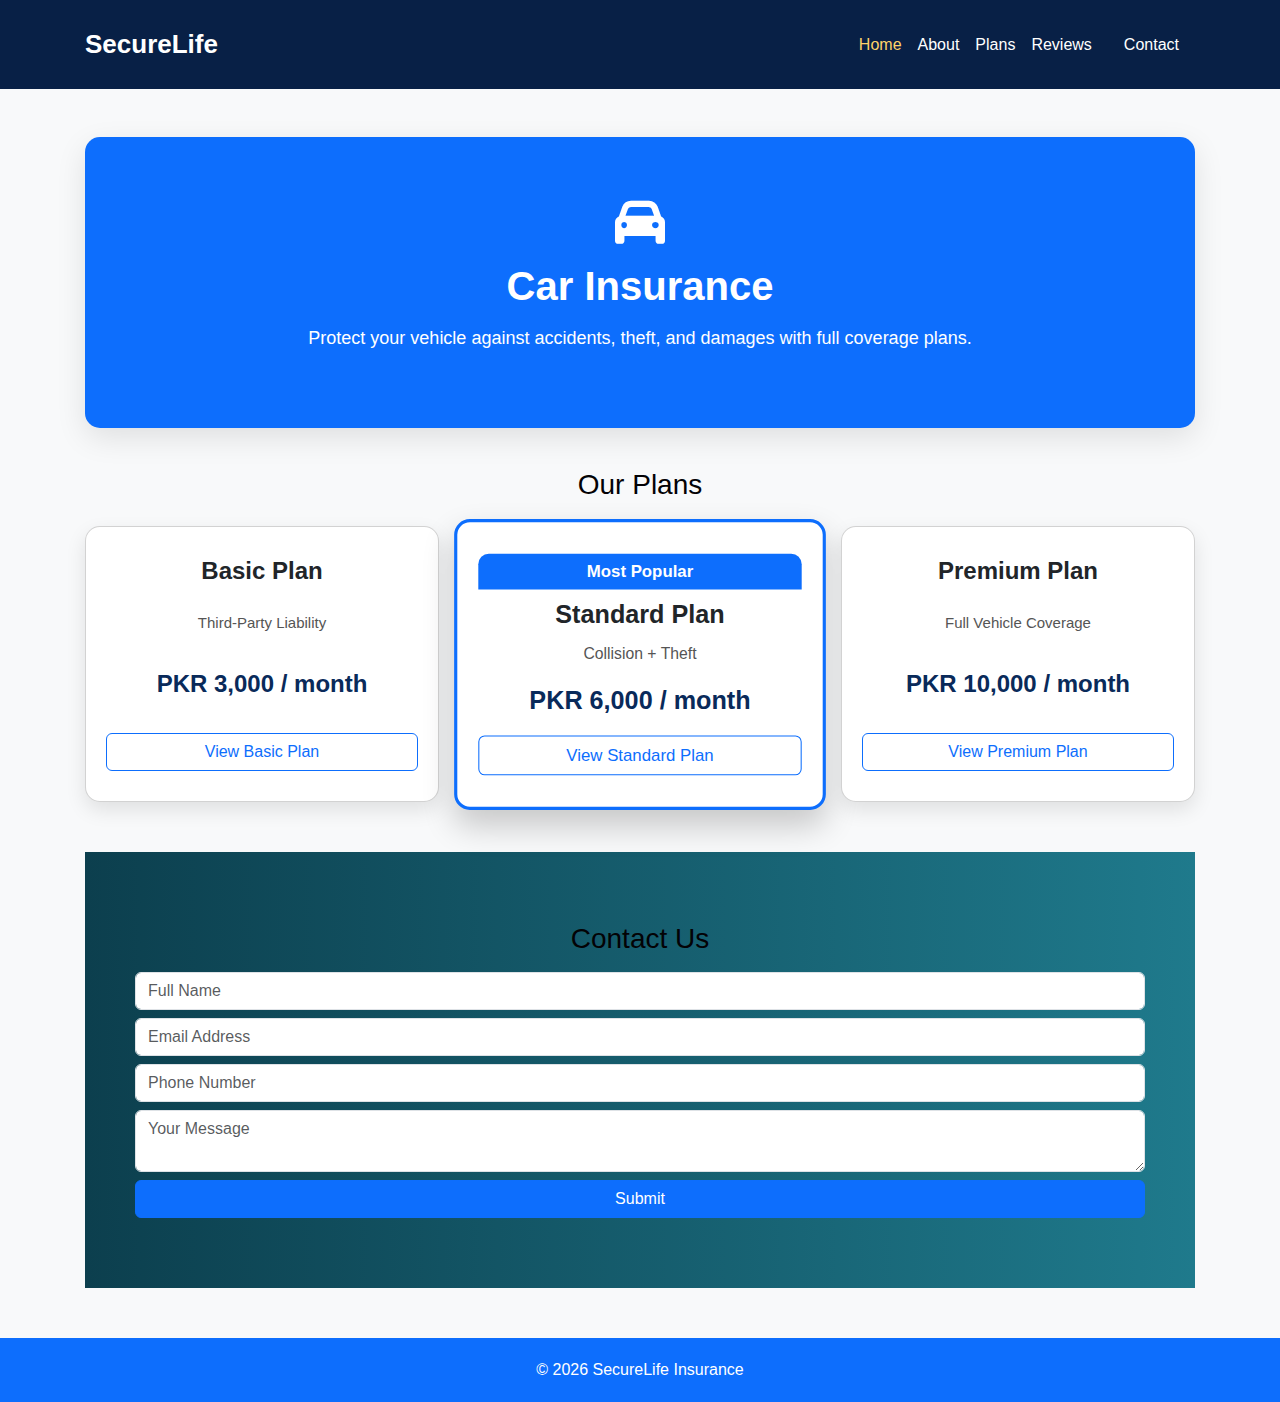
<file: car.html>
<!DOCTYPE html>
<html lang="en">
<head>
<meta charset="UTF-8">
<meta name="viewport" content="width=device-width, initial-scale=1.0">
<title>Car Insurance</title>
<link href="https://cdn.jsdelivr.net/npm/bootstrap@5.3.3/dist/css/bootstrap.min.css" rel="stylesheet">
<link href="https://cdnjs.cloudflare.com/ajax/libs/font-awesome/6.5.1/css/all.min.css" rel="stylesheet">
<link rel="stylesheet" href="style.css">
<style>

/* Page-specific styles for Car Insurance */

.hero-desc{
  background: #0d6efd;
  color: #fff;
  padding: 60px 20px;
  border-radius: 15px;
  text-align: center;
  margin-bottom: 40px;
  box-shadow: 0 10px 30px rgba(0,0,0,0.1);
}

.hero-desc i{
  font-size: 50px;
  margin-bottom: 15px;
}

.hero-desc h1{
  font-weight: 700;
  margin-bottom: 15px;
}

.hero-desc p{
  font-size: 18px;
  line-height: 1.5;
}

.pricing-section .card{
  border-radius: 15px;
  padding: 30px 20px;
  transition: transform 0.3s, box-shadow 0.3s;
  text-align: center;
  box-shadow: 0 8px 20px rgba(0,0,0,0.1);
}

.pricing-section .card:hover{
  transform: translateY(-10px);
  box-shadow: 0 15px 30px rgba(0,0,0,0.2);
}

.pricing-section .card h4{
  font-weight: 600;
  margin-bottom: 10px;
}

.pricing-section .card p{
  color:#555;
  margin-bottom:15px;
}

.pricing-section .card .price{
  font-size: 24px;
  font-weight: bold;
  color:#092a5a;
  margin-bottom: 15px;
}

.contact-section{
  margin-top:50px;
  margin-bottom:50px;
}

.contact-section form .btn{
  width: 100%;
  transition: 0.3s;
}

.contact-section form .btn:hover{
  background:#0d6efd;
  color:#fff;
}

/* Popular Plan Highlight */
.card.popular {
  border: 3px solid #0d6efd; /* full blue border */
  box-shadow: 0 15px 30px rgba(0,0,0,0.2);
  transform: scale(1.05); /* slightly bigger to standout */
  transition: transform 0.3s, box-shadow 0.3s;
}

.card.popular::before {
  content: "Most Popular";
  display: block;
  background: #0d6efd;
  color: #fff;
  text-align: center;
  font-weight: bold;
  padding: 5px 0;
  border-radius: 10px 10px 0 0;
  margin-bottom: 10px;
}

</style>

</head>
<body>
  <!-- ================= HEADER ================= -->
<!-- ================= NAVBAR ================= -->
<nav class="navbar navbar-expand-lg navbar-dark bg-dark sticky-top">
  <div class="container">
    
    <a class="navbar-brand fw-bold" href="index.html">
      SecureLife
    </a>

    <!-- Mobile Toggle -->
    <button class="navbar-toggler" type="button" 
            data-bs-toggle="collapse" 
            data-bs-target="#navbarNav">
      <span class="navbar-toggler-icon"></span>
    </button>

    <!-- Nav Links -->
    <div class="collapse navbar-collapse" id="navbarNav" bg="primary">
      <ul class="navbar-nav ms-auto">
        <li class="nav-item">
          <a class="nav-link active" href="index.html">Home</a>
        </li>
        <li class="nav-item">
          <a class="nav-link" href="about.html">About</a>
        </li>
        <li class="nav-item">
          <a class="nav-link" href="index copy.html">Plans</a>
        </li>
        <li class="nav-item">
          <a class="nav-link" href="review.html">Reviews</a>
        </li>
      <li class="nav-item">
  <a class="nav-link contact-btn ms-2 px-3" href="contact.html">
    Contact
  </a>
</li>

      </ul>
    </div>

  </div>
</nav>
<div class="container my-5">

<div class="hero-desc">
<i class="fa-solid fa-car"></i>
<h1>Car Insurance</h1>
<p>Protect your vehicle against accidents, theft, and damages with full coverage plans.</p>
</div>

<h3 class="mb-4 text-center">Our Plans</h3>
<div class="row g-4 pricing-section">
<div class="col-md-4 col-sm-6">
<div class="card">
<h4>Basic Plan</h4>
<p>Third-Party Liability</p>
<div class="price">PKR 3,000 / month</div>
<button class="btn btn-outline-primary" onclick="openPlan('Basic')">View Basic Plan</button>
</div>
</div>

<div class="col-md-4 col-sm-6">
<div class="card popular">
<h4>Standard Plan</h4>
<p>Collision + Theft</p>
<div class="price">PKR 6,000 / month</div>
<button class="btn btn-outline-primary" onclick="openPlan('Standard')">View Standard Plan</button>
</div>
</div>

<div class="col-md-4 col-sm-6">
<div class="card">
<h4>Premium Plan</h4>
<p>Full Vehicle Coverage</p>
<div class="price">PKR 10,000 / month</div>
<button class="btn btn-outline-primary" onclick="openPlan('Premium')">View Premium Plan</button>
</div>
</div>
</div>

<!-- Contact Form -->
<div class="contact-section" id="contact-section">
  <h3 class="mb-3 text-center">Contact Us</h3>
  <form>
    <div class="mb-2">
      <input type="text" class="form-control" placeholder="Full Name">
    </div>
    <div class="mb-2">
      <input type="email" class="form-control" placeholder="Email Address">
    </div>
    <div class="mb-2">
      <input type="text" class="form-control" placeholder="Phone Number">
    </div>
    <div class="mb-2">
      <textarea class="form-control" placeholder="Your Message"></textarea>
    </div>
    <button type="submit" class="btn btn-primary">Submit</button>
  </form>
</div>
</div>

<!-- Plan Detail Modal  -->
<div class="modal fade" id="planModal">
  <div class="modal-dialog modal-xl modal-dialog-centered">
    <div class="modal-content p-4">

      <div class="modal-body">
        <div class="row align-items-center">

          <!-- Left Side Details -->
          <div class="col-md-7">
            <h2 id="planTitle" class="mb-3"></h2>
            <p id="planDescription"></p>

            <h5 class="mt-3">Key Features:</h5>
            <ul id="planFeatures"></ul>

            <h4 class="mt-3 text-primary" id="planPrice"></h4>

            <button class="btn btn-primary mt-3" onclick="openContactModal()">
              Choose This Plan
            </button>
          </div>

          <!-- Right Side Image -->
          <div class="col-md-5 text-center">
            <img id="planImage" class="img-fluid rounded shadow">
          </div>

        </div>
      </div>

    </div>
  </div>
</div>

<!-- Contact Form Modal -->
<div class="modal fade" id="contactModal">
  <div class="modal-dialog modal-dialog-centered">
    <div class="modal-content p-4">

      <h4 class="text-center mb-3">Apply for Plan</h4>

      <form id="contactForm">
        <input type="text" id="selectedPlan" class="form-control mb-2" readonly>

        <input type="text" id="name" class="form-control mb-2" placeholder="Full Name" required>
        <input type="email" id="email" class="form-control mb-2" placeholder="Email Address" required>
        <input type="text" id="phone" class="form-control mb-2" placeholder="Phone Number" required>
        <textarea id="message" class="form-control mb-2" placeholder="Your Message" required></textarea>

        <button class="btn btn-primary w-100">Submit</button>
      </form>

    </div>
  </div>
</div>

<script src="https://cdn.jsdelivr.net/npm/bootstrap@5.3.3/dist/js/bootstrap.bundle.min.js"></script>

<script>
let selectedPlanName = "";

let planModal = new bootstrap.Modal(document.getElementById('planModal'));
let contactModal = new bootstrap.Modal(document.getElementById('contactModal'));

function openPlan(plan){
  selectedPlanName = plan;

  let title = document.getElementById("planTitle");
  let desc = document.getElementById("planDescription");
  let features = document.getElementById("planFeatures");
  let price = document.getElementById("planPrice");
  let image = document.getElementById("planImage");

  features.innerHTML = "";

  // BASIC PLAN
  if(plan === "Basic"){
    title.innerText = "Basic Car Insurance";
    desc.innerText = "This plan is perfect for individual car owners who want essential protection for their vehicles. It covers common risks such as accidental damage, minor collisions, and theft protection. The plan is affordable and suitable for daily drivers who need basic financial security. It also includes roadside assistance and emergency towing support for unexpected situations.";
    price.innerText = "PKR 3,000 / month";
    image.src = "https://images.unsplash.com/photo-1503376780353-7e6692767b70";

    let list = [
      "Accidental Damage Coverage",
      "Theft Protection",
      "Third-Party Liability (Basic)",
      "Roadside Assistance",
      "Emergency Towing Service"
    ];
    list.forEach(item => features.innerHTML += `<li>${item}</li>`);
  }

  // STANDARD PLAN
  if(plan === "Standard"){
    title.innerText = "Standard Car Insurance";
    desc.innerText = "This plan is designed for car owners who want enhanced protection and peace of mind. In addition to basic coverage, it protects against natural disasters, major accidents, and third-party damages. It is ideal for regular commuters and families who rely heavily on their vehicles. The plan also offers faster claim processing and optional vehicle replacement support during repairs.";
    price.innerText = "PKR 6,000 / month";
    image.src = "https://images.unsplash.com/photo-1493238792000-8113da705763";

    let list = [
      "All Basic Plan Features",
      "Full Third-Party Liability",
      "Natural Disaster Coverage",
      "Major Accident Protection",
      "Quick Claim Processing"
    ];
    list.forEach(item => features.innerHTML += `<li>${item}</li>`);
  }

  // PREMIUM PLAN
  if(plan === "Premium"){
    title.innerText = "Premium Car Insurance";
    desc.innerText = "This comprehensive plan provides maximum protection for your vehicle and complete financial security. It includes full coverage for accidents, theft, fire, floods, and total loss situations. Best for luxury car owners and business users who cannot afford downtime. Additional benefits include zero depreciation, car replacement option, and 24/7 priority customer and claim support services.";
    price.innerText = "PKR 10,000 / month";
    image.src ="https://images.unsplash.com/photo-1683290585497-18de3eb3753f?w=600&auto=format&fit=crop&q=60&ixlib=rb-4.1.0&ixid=M3wxMjA3fDB8MHxzZWFyY2h8N3x8cHJlbWl1bSUyMGNhcnN8ZW58MHx8MHx8fDA%3D"

    let list = [
      "All Standard Plan Features",
      "Zero Depreciation Cover",
      "Engine Protection",
      "Car Replacement Option",
      "24/7 Priority Claim Support"
    ];
    list.forEach(item => features.innerHTML += `<li>${item}</li>`);
  }

  planModal.show();
}

function openContactModal(){
  planModal.hide();
  document.getElementById("selectedPlan").value = selectedPlanName + " Plan";
  contactModal.show();
}

// Form Validation
document.getElementById("contactForm").addEventListener("submit", function(e){
  e.preventDefault();

  let name = document.getElementById("name").value.trim();
  let email = document.getElementById("email").value.trim();
  let phone = document.getElementById("phone").value.trim();
  let message = document.getElementById("message").value.trim();

  let emailPattern = /^[^ ]+@[^ ]+\.[a-z]{2,3}$/;
  let phonePattern = /^[0-9]{10,13}$/;

  if(name === ""){
    alert("Please enter your name");
    return;
  }

  if(!email.match(emailPattern)){
    alert("Please enter a valid email");
    return;
  }

  if(!phone.match(phonePattern)){
    alert("Please enter a valid phone number");
    return;
  }

  if(message === ""){
    alert("Please enter your message");
    return;
  }

  alert("Your car insurance application has been submitted successfully!");
  contactModal.hide();
  document.getElementById("contactForm").reset();
});

</script>

<script src="script.js"></script>

<!-- Footer -->
<footer>© 2026 SecureLife Insurance</footer>


</body>
</html>
</file>
<file: style.css>
* {
    margin: 0;
    padding: 0;
    box-sizing: border-box;
    font-family: "Segoe UI", sans-serif;
}

html {
    scroll-behavior: smooth;
}

body {
    background: #f4f7fb;
    color: #030205;
}

/* ===== NAVBAR ===== */
.logo{
    width: 12px;
    height: 30px;
  
}

header {
    background: #0c3f4e;
    padding: 15px 50px;
    display: flex;
    justify-content: space-between;
    align-items: center;
    z-index: 999;
    position: sticky;
}

/* NAVBAR FIX: BLUE BACKGROUND & WHITE TEXT */
/* NAVBAR FIX: BLUE BACKGROUND, WHITE TEXT, MORE HEIGHT */
.navbar {
    background-color: #082046 !important; /* Blue navbar */
    padding: 20px 0 !important;           /* Increase vertical height */
}

.navbar .navbar-brand {
    color: #ffffff !important; /* White brand text */
    font-weight: 700;
    font-size: 26px;           /* Slightly bigger brand text */
}

.navbar .nav-link {
    color: #ffffff !important; /* White links */
    font-weight: 500;
    font-size: 16px;
    padding: 10px 15px;        /* Extra space inside links for height */
    transition: color 0.3s;
}

.navbar .nav-link:hover,
.navbar .nav-link.active {
    color: #ffd369 !important; /* Gold hover/active */
}

/* Contact button */
.navbar .btn {
    background-color: #ffffff !important; /* White button */
    color: #041836 !important;           /* Blue text */
    border-radius: 25px;
    padding: 8px 22px;                     /* Bigger button for taller navbar */
    font-weight: 500;
}

/* Mobile toggle (hamburger icon) */
.navbar-toggler {
    border-color: rgba(255, 255, 255, 0.3); /* white border */
}

.navbar-toggler-icon {
    background-image: url("data:image/svg+xml;charset=utf8,%3Csvg viewBox='0 0 30 30' xmlns='http://www.w3.org/2000/svg'%3E%3Cpath stroke='rgba%28255, 255, 255, 1%29' stroke-width='2' stroke-linecap='round' stroke-miterlimit='10' d='M4 7h22M4 15h22M4 23h22'/%3E%3C/svg%3E");
}


/* ===== HERO ===== */
/* ===== HERO (Homepage) ===== */
.hero {
    background: linear-gradient(rgba(0,0,0,0.6), rgba(0,0,0,0.6)),
                url('happy family.jpg') center/cover no-repeat;
    min-height: 80vh;
    display: flex;
    align-items: center;
    color: #fff;
}
/* ===== HERO CAROUSEL ===== */
.carousel-item {
    min-height: 60vh;
}

.carousel-item img {
    height: 100%;
    object-fit: cover;
}

@media (max-width: 768px) {
    .carousel-item {
        min-height: 50vh;
    }

    .carousel-caption h1 {
        font-size: 1.8rem;
    }

    .carousel-caption p {
        font-size: 1rem;
    }
}

.carousel-caption {
    bottom: 0;
    top: 0;
    text-align: center;
    color: #030205;
    font-weight: 700;
}
/* Make card titles dark and bold */
.card .card-title {
    color: #041836;      /* dark color */
    font-weight: 700;    /* bold */
    font-size: 1.2rem;   /* optional: slightly bigger */
}

/* Make card text dark and bold */
.card .card-text {
    color: #041836;      /* dark color */
    font-weight: 600;    /* semi-bold for description */
    font-size: 1rem;     /* optional: readable size */
}

/* Hero text sizing */
.hero h1 {
    font-size: 3rem;
    margin-bottom: 20px;
}

.hero p {
    font-size: 1.3rem;
}


.center-text {
    max-width: 800px;
    margin: auto;
    text-align: center;
}


.hero h1 {
    font-size: 44px;
}

.hero p {
    margin-top: 15px;
    font-size: 18px;
}

/* Hide toggle button on desktop */
.nav-toggle {
    display: none;
    font-size: 28px;
    background: none;
    border: none;
    color: #fff;
    cursor: pointer;
}

/* Nav links container */
.nav-links {
    display: flex;
    gap: 25px;
}

/* Mobile styles */
@media (max-width: 768px) {
    .nav-links {
        position: absolute;
        top: 70px;
        left: 0;
        right: 0;
        background: #0c3f4e;
        flex-direction: column;
        align-items: center;
        display: none; /* Hidden by default */
        padding: 15px 0;
        gap: 15px;
    }

    .nav-links.active {
        display: flex;
    }

    .nav-toggle {
        display: block;
    }
}


/* ===== SECTIONS ===== */
.section {
    padding: 60px 50px;
}

.section h2 {
    text-align: center;
    margin-bottom: 40px;
    color: #0c3f4e;
}
.btn-button{
    width: 250px;
    display: inline-block;
    padding: 10px 20px;
    background-color: #04214b;
    color: #fff;
    border-radius: 25px;
    text-decoration: none;
    font-size: 15px;
    margin-left: 40%;
    margin-right: 60%;
}

/* ===== CARDS ===== */
/* ===== CARD CONTAINER ===== */
.card-container {
    display: grid;
    grid-template-columns: repeat(3, 1fr); /* 3 cards per row */
    gap: 30px; /* spacing between cards */
    align-items: stretch; /* all cards have same height */
    margin: 0 auto;
}

/* ===== INDIVIDUAL CARD ===== */
.card {
    background: #fff;
    border-radius: 12px;
    box-shadow: 0 8px 20px rgba(0,0,0,0.1);
    padding: 25px;
    display: flex;
    flex-direction: column;
    justify-content: space-between; /* content stretches nicely */
    height: 100%; /* fills grid cell */
    transition: transform 0.4s, box-shadow 0.4s;
}

.card img {
    width: 100%;
    height: 200px; /* fixed height for uniformity */
    object-fit: cover;
    border-radius: 10px;
    margin-bottom: 15px;
    transition: transform 0.4s ease;
}

.card:hover {
    transform: translateY(-10px);
    box-shadow: 0 15px 30px rgba(0,0,0,0.15);
}

.card h3 {
    color: #0c3f4e;
    margin-bottom: 10px;
}

.card p {
    font-size: 15px;
    line-height: 1.6;
    color: #555;
}
#banner{
    display: flex;
    flex-direction: column;
    justify-content: center;
    align-items: center;
    text-align: center;
    background-image: url(banner.png);
    width: 100%;
    min-height: 250px;
    padding: 40px 20px;
    background-size: cover;
    background-position: center;
}
#banner h4{
    color: #EEE;
    font-size: 16px;
}
#banner h2{
    color: #EEE;
    font-size: 30px;
    padding: 10px 0;
}
#banner h2 span{
    color: red;
}
#banner button:hover{
    background-color: darkcyan;
    color: #EEE;
    

}

#page-header.blog-header{
    background-image: url(images/banners/b19.jpg);
 }

#blog .blog-box{
    display: flex;
    flex-wrap: wrap;
    align-items: center;
    gap: 30px;
    padding-bottom: 60px;
}

#blog .blog-img,
#blog .blog-details{
    flex: 1 1 400px;
}

@media (max-width: 768px){
    #blog .blog-box{
        flex-direction: column;
        text-align: center;
    }

    #blog .blog-img,
    #blog .blog-details{
        width: 100%;
    }
}
 #blog .blog-box{
    display: flex;
    align-items: center;
    width: 100%;
    position: relative;
    padding-bottom: 90px;
 }
 #blog .blog-img{
    width: 50%;
    margin-right: 40px;
 }
#blog img{
    width: 100%;
    height: 300px;
    object-fit: cover;
}
#blog .blog-details{
    width: 50%;
 }
 #blog .blog-details a{
    text-decoration: none;
    font-size: 11px;
    color: black;
    font-weight: 700;
    position: relative;
    transition: 0.3sec;
 }
 #blog .blog-details a::after{
    content: "";
    width: 50px;
    height: 1px;
    background-color: black;
    position: absolute;
    top: 4px;
    right: -60px;
 }
 #blog .blog-details a:hover{
    color: #003536;
 }
 #blog .blog-details a:hover:after{
    background-color: #003536;
 }
  #blog .blog-box h1{
    position: absolute;
    top: -40px;
    left: 0;
    font-size: 70px;
    font-weight: 700;
    color: aliceblue;
    z-index: -9;
 
  }
  #pagination{
    text-align: center;
}
#pagination a{
    text-decoration: none;
    background-color: #005255;
    padding: 15px 20px;
    border-radius: 4px;
    color: #EEE;
    font-weight: 600;
}
#pagination a i{
    font-size: 16px;
    font-weight: 600;
}
#newsletter{
    display: flex;
    justify-content: space-between;
    flex-wrap: wrap;
    align-items: center;
    background-image: url(b14.png);
    background-repeat: no-repeat;
    background-position: 20% 30%;
    background-color: rgb(16, 4, 87);
}
#newsletter h4{
    font-size: 22px;
    font-weight: 700;
    color: aliceblue;
}
#newsletter p{
    font-size: 14px;
    font-weight: 600;
    color: darkgray;
}
#newsletter p span{
    color: darkorange;
}

/* Newsletter form wrapper */
#newsletter .form {
    display: flex;
    flex-wrap: wrap;      /* allows stacking on mobile */
    gap: 10px;            /* spacing between input & button */
    width: 100%;
    max-width: 500px;     /* keeps it neat on large screens */
    margin: 0 auto;
}

/* Input styling */
#newsletter input {
    flex: 1;              /* take available space */
    min-width: 200px;     /* ensures readability */
    height: 45px;
    padding: 0 15px;
    font-size: 14px;
    border-radius: 25px;  /* smooth rounded corners */
    border: 1px solid #ccc;
    outline: none;
}

/* Button styling */
#newsletter button {
    height: 45px;
    padding: 0 25px;
    font-size: 14px;
    border-radius: 25px;
    background-color: #015255;
    color: #fff;
    border: none;
    cursor: pointer;
    transition: background 0.3s;
}

#newsletter button:hover {
    background-color: #013f47;
}

/* Mobile responsive */
@media (max-width: 480px) {
    #newsletter .form {
        flex-direction: column;  /* stack input + button */
        gap: 10px;
    }

    #newsletter input, #newsletter button {
        width: 100%;
    }
}
/* fotter */
.site-footer {
     height: 450px;
   background-color: #041836;
}
.footer-container {
  max-width: 100%;
  margin: auto;
  display: flex;
  flex-wrap: wrap;
   background-color: #041836;
  justify-content: space-between;
  gap: 40px;
}

.footer-column {
  flex: 1 1 220px;
}

.footer-column h3,
.footer-column h4 {
  color: #fff;
  margin-bottom: 15px;
}

.footer-column p {
  font-size: 14px;
  line-height: 1.6;
}

.footer-column ul {
  list-style: none;
  padding: 0;
}

.footer-column ul li {
  margin-bottom: 10px;
}

.footer-column ul li a {
  color: #bbb;
  text-decoration: none;
  font-size: 14px;
}

.footer-column ul li a:hover {
  color: #fff;
}

.footer-column a {
  color: #fcfbfb;
  text-decoration: none;
}

.footer-column a:hover {
  color: #fff;
}

.app-buttons img {
  width: 160px;
  margin-bottom: 10px;
  display: block;
}

.footer-bottom {
  border-top: 1px solid #305bac;
  margin-top: 40px;
  padding-top: 15px;
  text-align: center;
  font-size: 13px;
  color: #f8f3f3;
}

    
   

/* ===== RESPONSIVE GRID ===== */
@media (max-width: 992px) {
    .card-container {
        grid-template-columns: repeat(2, 1fr); /* 2 cards per row on tablets */
    }
}

@media (max-width: 600px) {
    .card-container {
        grid-template-columns: 1fr; /* 1 card per row on mobile */
    }
}

/* ===== FILTER BUTTONS ===== */
.filters {
    text-align: center;
    margin-bottom: 40px;
}

.filters button {
    padding: 10px 20px;
    margin: 8px;
    border: none;
    background: #0c3f4e;
    color: #fff;
    border-radius: 5px;
    cursor: pointer;
    transition: background 0.3s, transform 0.3s;
}

.filters button:hover {
    background: #1f7a8c;
    transform: scale(1.05);
}

/* ===== CONTACT ===== */
.contact-box {
    max-width: 600px;
    margin: auto;
    background: #fff;
    padding: 30px;
    border-radius: 12px;
    box-shadow: 0 10px 25px rgba(0,0,0,0.1);
    text-align: center;
}

.contact-box a {
    color: #0c3f4e;
    text-decoration: none;
    font-weight: bold;
}

.card img {
    width: 100%;
    height: 180px;
    object-fit: cover;
    border-radius: 10px;
    margin-top: 15px;
    transition: transform 0.4s ease;
}


/* ===== CARD DETAILS PANEL ===== */
.details-panel {
    position: fixed;
    top: 0;
    right: -400px; /* Hidden by default */
    width: 350px;
    height: 100%;
    background: #fff;
    box-shadow: -5px 0 25px rgba(0,0,0,0.2);
    padding: 25px;
    overflow-y: auto;
    transition: right 0.4s ease;
    z-index: 1000;
}

.details-panel.active {
    right: 0; /* Slide in */
}

.details-panel h3 {
    color: #0c3f4e;
    margin-bottom: 15px;
}

.details-panel p {
    color: #555;
    margin-bottom: 12px;
}

.details-panel ul {
    list-style: disc;
    margin-left: 20px;
    color: #555;
}

.details-panel .close-btn {
    position: absolute;
    top: 15px;
    right: 20px;
    background: none;
    border: none;
    font-size: 28px;
    cursor: pointer;
    color: #0c3f4e;
}



/* Image zoom on hover */
.card:hover img {
    transform: scale(1.05);
}

.card h3 {
    color: #0c3f4e;
    margin-bottom: 10px;
}

.card p {
    font-size: 15px;
    line-height: 1.6;
    color: #555;
}



/* ===== ABOUT US ===== */
.about-section {
    padding: 70px 50px;
    background: #ffffff;
}

.about-container {
    max-width: 1100px;
    margin: auto;
    display: grid;
    grid-template-columns: 1fr 1fr;
    gap: 40px;
    align-items: center;
}

.about-text h2 {
    color: #0c3f4e;
    margin-bottom: 15px;
    font-size: 32px;
}

.about-text p {
    line-height: 1.7;
    font-size: 17px;
}

.about-cards {
    display: grid;
    grid-template-columns: repeat(2, 1fr);
    gap: 20px;
}

.about-card {
    background: #f4f7fb;
    padding: 20px;
    border-radius: 10px;
    box-shadow: 0 6px 15px rgba(0,0,0,0.1);
    transition: transform 0.4s;
}

.about-card:hover {
    transform: translateY(-8px);
}

/* Responsive */
@media (max-width: 768px) {
    .about-container {
        grid-template-columns: 1fr;
        text-align: center;
    }
}

/* ===== PLANS ===== */
.plans-section {
    padding: 70px 50px;
    background: #f4f7fb;
}

.plans-section h2 {
    text-align: center;
    color: #0c3f4e;
    margin-bottom: 40px;
    font-size: 32px;
}

/* Filter Buttons */
.plan-filters {
    text-align: center;
    margin-bottom: 40px;
}

.plan-filters button {
    padding: 10px 22px;
    margin: 8px;
    border: none;
    background: #0c3f4e;
    color: white;
    border-radius: 6px;
    cursor: pointer;
    transition: all 0.3s ease;
}

.plan-filters button:hover {
    background: #1f7a8c;
    transform: scale(1.05);
}

/* Plan Cards */
.plan-cards {
    display: grid;
    grid-template-columns: repeat(auto-fit, minmax(280px, 1fr));
    gap: 30px;
}

.plan-card {
    background: white;
    padding: 25px;
    border-radius: 12px;
    box-shadow: 0 10px 25px rgba(0,0,0,0.1);
    transition: transform 0.4s, box-shadow 0.4s;
    animation: slideUp 0.9s ease;
}

.plan-card:hover {
    transform: translateY(-12px);
    box-shadow: 0 18px 35px rgba(0,0,0,0.15);
}

.plan-card h3 {
    color: #0c3f4e;
    margin-bottom: 10px;
}

.plan-card p {
    font-size: 15px;
    line-height: 1.6;
}

.plan-price {
    margin-top: 15px;
    font-size: 20px;
    font-weight: bold;
    color: #1f7a8c;
}


@keyframes slideUp {
    from {
        transform: translateY(40px);
        opacity: 0;
    }
    to {
        transform: translateY(0);
        opacity: 1;
    }
}

@keyframes fadeIn {
    from { opacity: 0; }
    to { opacity: 1; }
}

/* ===== CONTACT ===== */
.contact-section {
    padding: 70px 50px;
    background: linear-gradient(to right, #0c3f4e, #1f7a8c);
}

.contact-container {
    max-width: 650px;
    margin: auto;
    background: #fff;
    padding: 35px;
    border-radius: 12px;
    box-shadow: 0 12px 30px rgba(0,0,0,0.2);
    animation: fadeIn 1s ease;
    text-align: center;
}

.contact-container h2 {
    color: #0c3f4e;
    margin-bottom: 20px;
}

.contact-item {
    margin: 12px 0;
    font-size: 18px;
}

.contact-item a {
    color: #1f7a8c;
    text-decoration: none;
    font-weight: bold;
}
  

.about-card img {
    width: 100%;
    height: 140px;
    object-fit: cover;
    border-radius: 8px;
    margin-bottom: 10px;
}


/* ===== FOOTER ===== */
.footer {
    background: #0c3f4e;
    color: #fff;
    padding: 80px 20px 60px; /* Bigger padding for a taller footer */
    font-size: 16px;
    position: relative;
}

.footer-container {
    max-width: 1200px;
    margin: auto;
    display: grid;
    grid-template-columns: repeat(auto-fit, minmax(250px, 1fr));
    gap: 50px; /* More space between columns */
}

.footer-box h3 {
    margin-bottom: 25px; /* More space below headings */
    color: #ffd369;
    font-size: 22px; /* Slightly bigger headings */
}

.footer-box p,
.footer-box a {
    font-size: 16px;
    line-height: 2.2; /* More line spacing */
    color: #fff;
    text-decoration: none;
    display: block;
    margin-bottom: 12px; /* Space between links/text */
}

.footer-box a:hover {
    text-decoration: underline;
}

.footer-bottom {
    text-align: center;
    margin-top: 50px; /* Space between content and bottom copyright */
    font-size: 16px;
    opacity: 0.9;
}

/* Optional: Add social media icons */
.footer-social {
    text-align: center;
    margin-top: 25px;
}

.footer-social a {
    display: inline-block;
    margin: 0 12px;
    font-size: 20px;
    color: #fff;
    transition: color 0.3s;
}

.footer-social a:hover {
    color: #ffd369;
}





/* FIX FOR PLANS PAGE */
.filters {
    text-align: center;
    margin-bottom: 40px;
}

.card.plan {
    background: white;
    padding: 25px;
    border-radius: 12px;
    box-shadow: 0 10px 25px rgba(0,0,0,0.1);
    transition: transform 0.4s, box-shadow 0.4s;
}


@media (max-width: 768px) {
    header {
        flex-direction: column;
        text-align: center;
    }

    nav a {
        display: block;
        margin: 10px 0;
    }

    .section,
    .about-section,
    .plans-section,
    .contact-section {
        padding: 50px 20px;
    }
}


/* ===== ANIMATIONS ===== */
@keyframes fadeIn {
    from { opacity: 0; }
    to { opacity: 1; }
}

@keyframes slideUp {
    from {
        transform: translateY(40px);
        opacity: 0;
    }
    to {
        transform: translateY(0);
        opacity: 1;
    }
}

@media (max-width: 992px) {
    .card-container {
        grid-template-columns: repeat(2, 1fr); /* 2 cards per row on tablets */
    }
}

@media (max-width: 600px) {
    .card-container {
        grid-template-columns: 1fr; /* 1 card per row on mobile */
    }
}


/* about */

body{
  font-family: 'Segoe UI', sans-serif;
  background: #f8f9fa;
}

.hero{
  background: linear-gradient(to right, #0d6efd, #0a58ca);
  color: white;
  padding: 90px 20px;
  text-align: center;
}

.hero h1{
  font-size: 48px;
  font-weight: 700;
}

.section-title{
  font-weight: 700;
  margin-bottom: 20px;
}

.icon-box{
  background: white;
  padding: 25px;
  border-radius: 12px;
  box-shadow: 0 0 15px rgba(0,0,0,0.08);
  transition: 0.3s;
}

.icon-box:hover{
  transform: translateY(-6px);
}

.icon-box i{
  font-size: 40px;
  color: #0d6efd;
  margin-bottom: 12px;
}

.counter{
  font-size: 42px;
  font-weight: bold;
  color: #0d6efd;
}

.team img{
  width: 130px;
  height: 130px;
  border-radius: 50%;
  object-fit: cover;
  margin-bottom: 10px;
}

footer{
  background: #0d6efd;
  color: white;
  padding: 20px;
  text-align: center;
}

@media(max-width:768px){
  .hero h1{
    font-size: 32px;
  }
}


img {
    max-width: 100%;
    height: auto;
}

.container,
.container-fluid {
    padding-left: 15px;
    padding-right: 15px;
}
</file>
